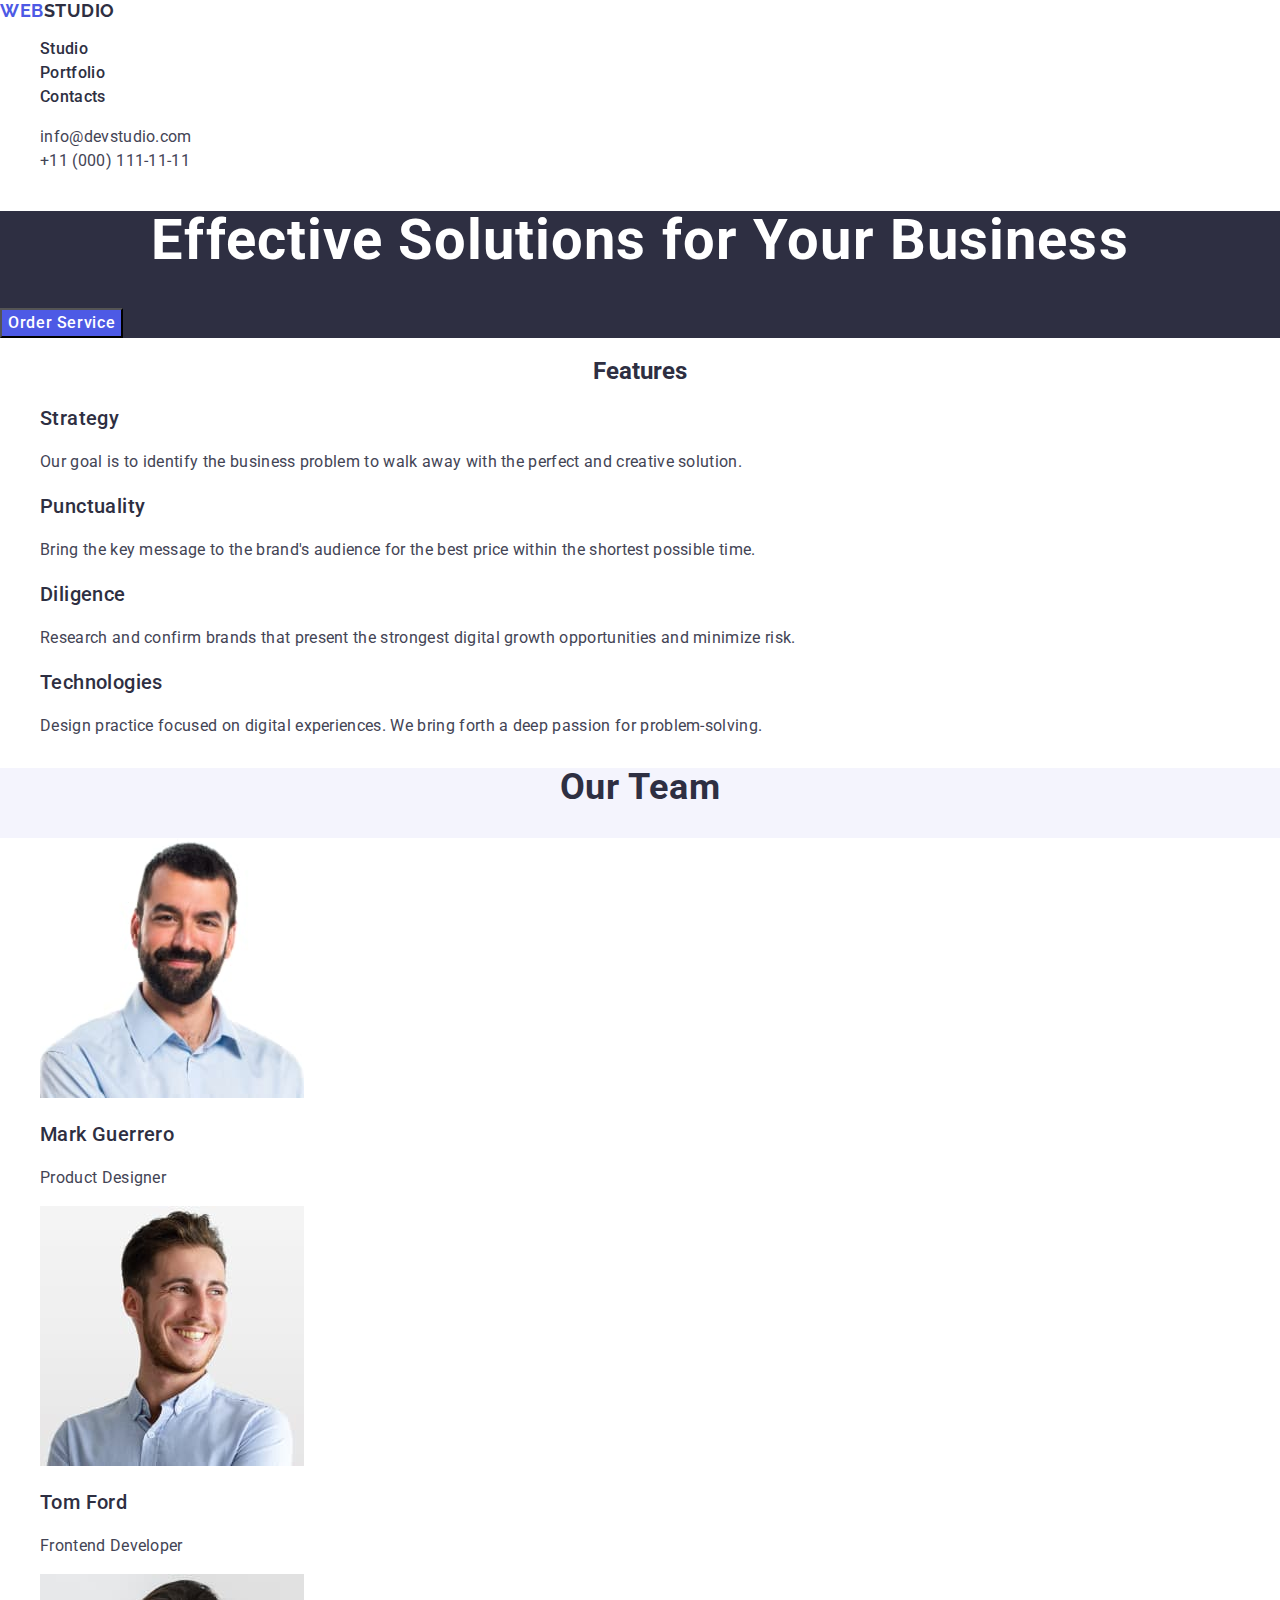
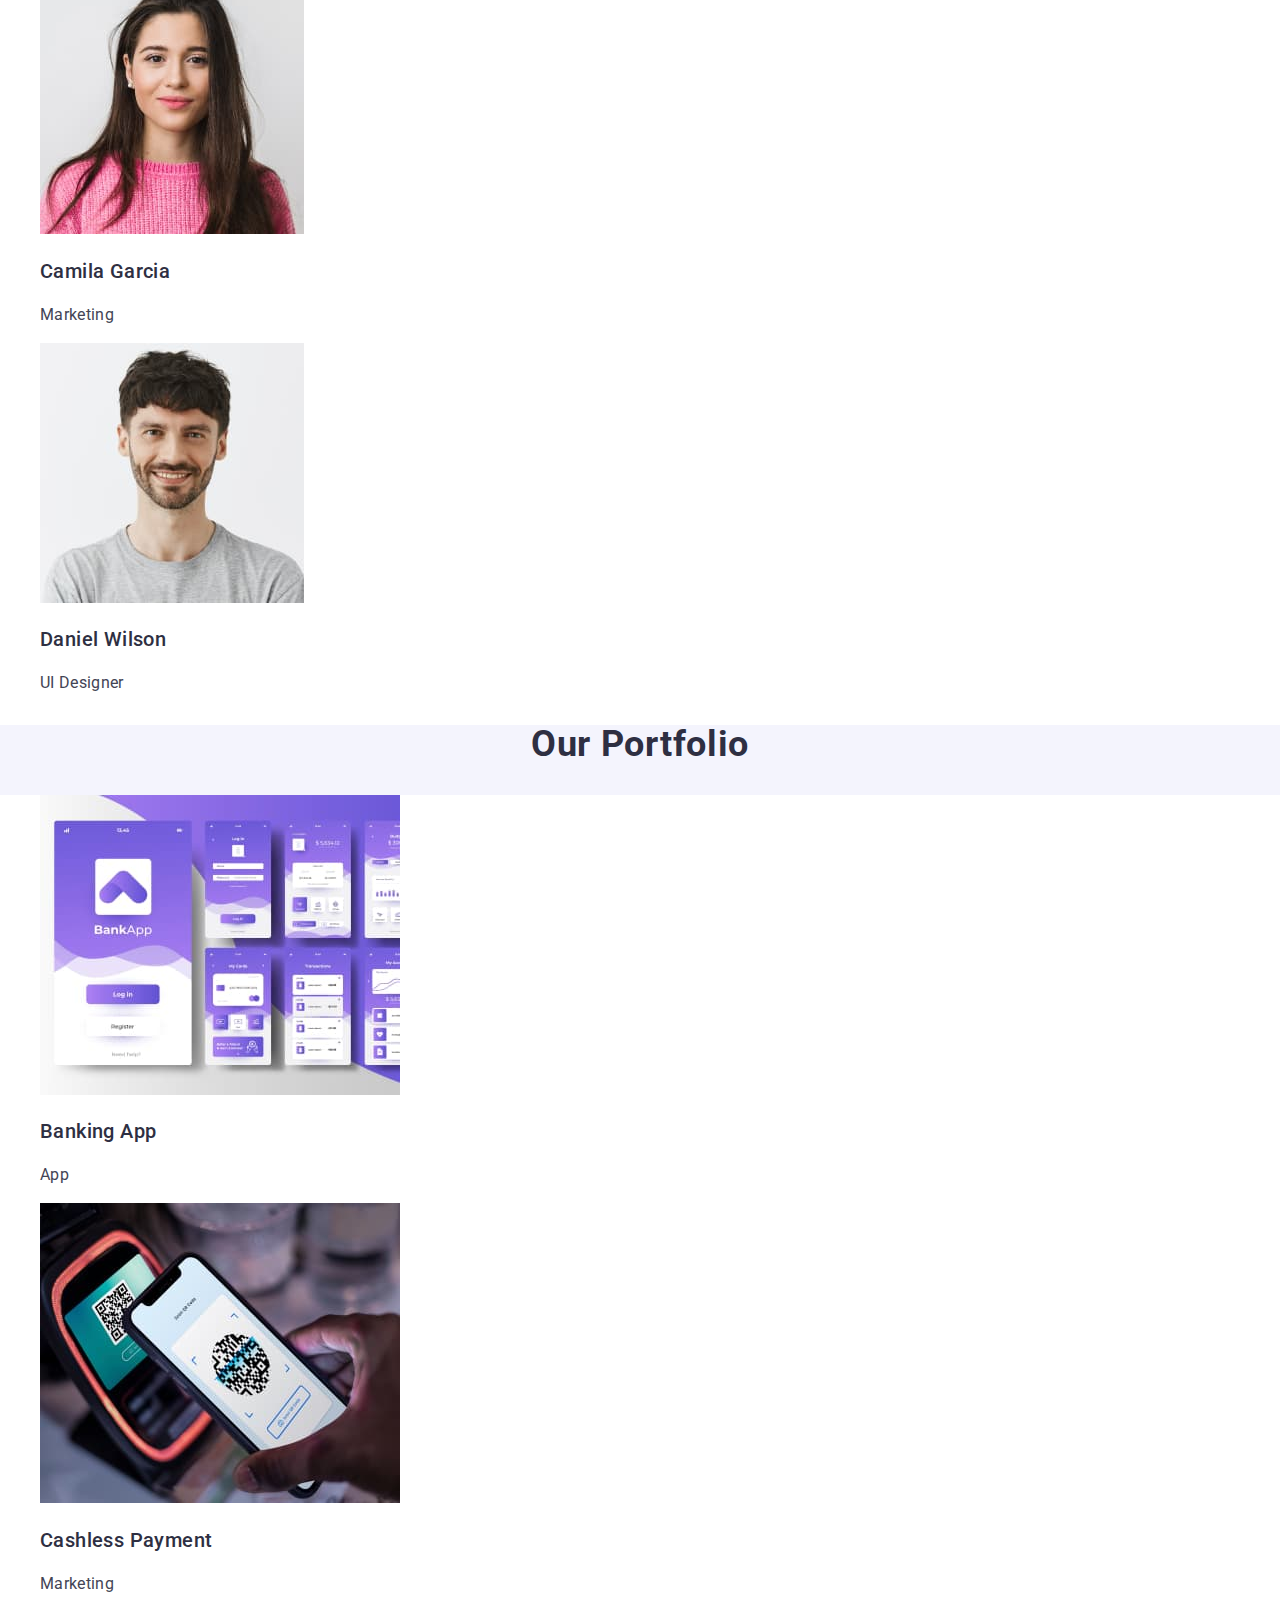
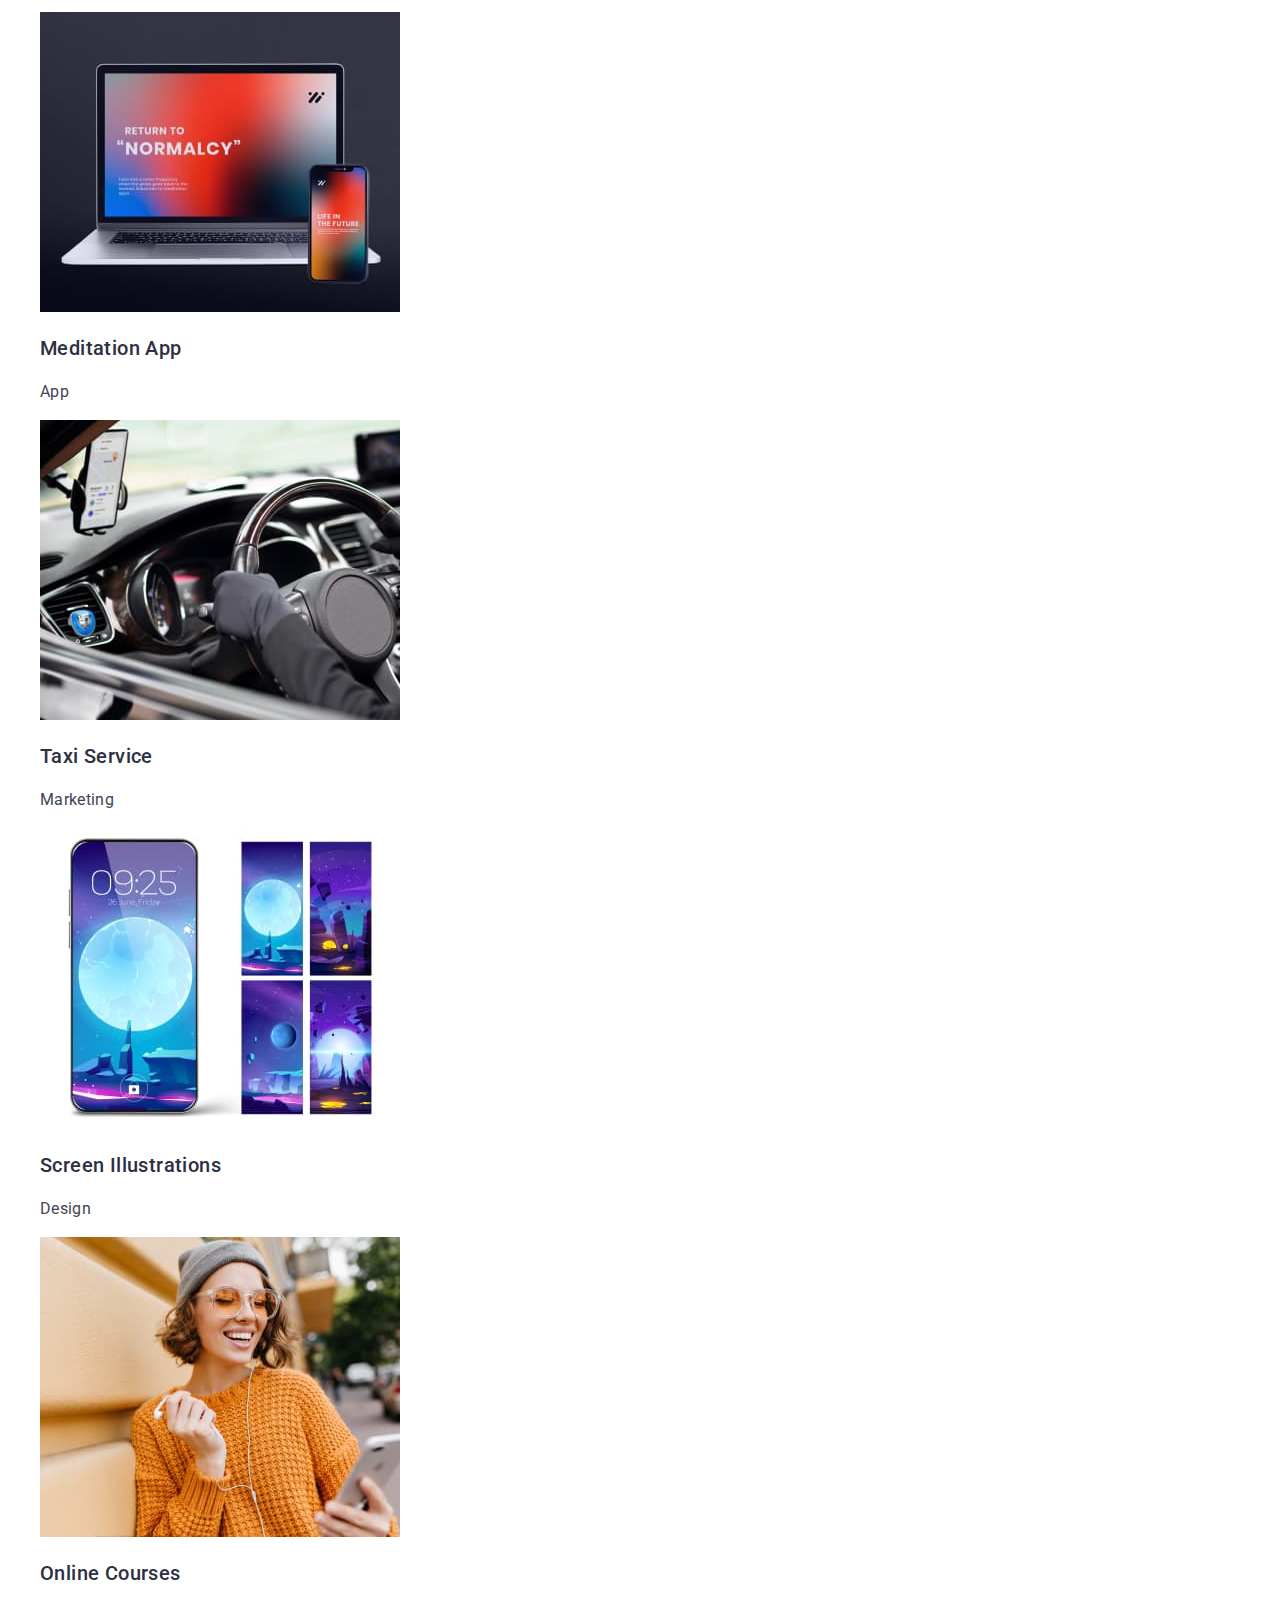
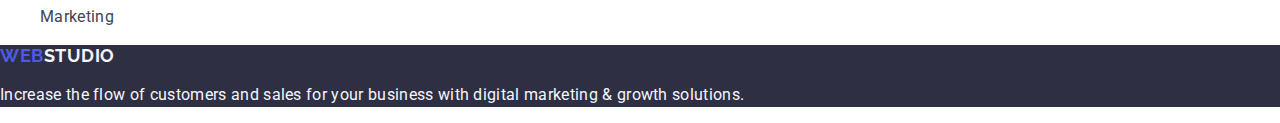
<file: index.html>
<!DOCTYPE html>
<html lang="en">

<head>
  <meta charset="UTF-8" />
  <meta name="viewport" content="width=device-width, initial-scale=1.0" />
  <title>WebStudio</title>
  <link rel="stylesheet"
    href="https://cdnjs.cloudflare.com/ajax/libs/modern-normalize/2.0.0/modern-normalize.min.css" />
  <link rel="stylesheet" href="./css/styles.css" />
  <link rel="preconnect" href="https://fonts.googleapis.com" />
  <link rel="preconnect" href="https://fonts.gstatic.com" crossorigin />
  <link
    href="https://fonts.googleapis.com/css2?family=Montserrat:wght@400;600&family=Raleway:wght@700&family=Roboto:wght@400;500;700&display=swap"
    rel="stylesheet" />
</head>

<body>
  <header class="main-header">
    
    
    <nav class="header-nav">
  
      <a href="./index.html" class="logo-header">Web<span class="studio-nav">Studio</span></a>
    
      <ul class="list-nav">
        <li><a href="./index.html" class="header-item">Studio</a></li>
        <li><a href="" class="header-item">Portfolio</a></li>
        <li><a href="" class="header-item">Contacts</a></li>
      </ul>
    </nav>
    <address class="address-header">
      <ul id="contacts">
        <li>
          <a href="mailto:info@devstudio.com" class="contact">info@devstudio.com</a>
        </li>
        <li>
          <a href="tel:+110001111111" class="contact">+11 (000) 111-11-11</a>
        </li>
      </ul>
    </address>

  </header>
  <main>
    
  
    <section class="kalos">
      <h1 class="head-h">Effective Solutions for Your Business</h1>
      <button type="button" class="button-header">Order Service</button>
    </section>
    <section class="section-head">
      <h2 class="main-section">Features</h2>
      <ul class="main-text">
        <li  class="main-body">
          <h3 class="head-content">Strategy</h3>
          <p class="main-content">
            Our goal is to identify the business problem to walk away with the
            perfect and creative solution.
          </p>
        </li>
        <li class="main-body">
          <h3 class="head-content">Punctuality</h3>
          <p class="main-content">
            Bring the key message to the brand's audience for the best price
            within the shortest possible time.
          </p>
        </li>
        <li  class="main-body">
          <h3 class="head-content">Diligence</h3>
          <p class="main-content">
            Research and confirm brands that present the strongest digital
            growth opportunities and minimize risk.
          </p>
        </li>
        <li  class="main-body">
          <h3 class="head-content">Technologies</h3>
          <p class="main-content">
            Design practice focused on digital experiences. We bring forth a
            deep passion for problem-solving.
          </p>
        </li>
      </ul>
    </section>
  
    <section class="section-worker">
      <h2 class="section-headers" id="studio">Our Team</h2>
      <ul class="content-worker">
        <li class="workering">
          <img src="./images/mark.jpg" alt="pip" width="264" height="260" class="images-worker fotoworker" />
          <h3 class="section-main">Mark Guerrero</h3>
          <p class="text-main">Product Designer</p>
        </li>

        <li class="workering">
          <img src="./images/tom.jpg" alt="pep" width="264" height="260" class="images-worker fotoworker" />
          <h3 class="section-main">Tom Ford</h3>
          <p class="text-main">Frontend Developer</p>
        </li>

        <li class="workering">
          <img src="./images/camila.jpg" alt="pup" width="264" height="260" class="images-worker" />
          <h3 class="section-main">Camila Garcia</h3>
          <p class="text-main">Marketing</p>
        </li> 

        <li class="workering">
          <img src="./images/daniel.jpg" alt="pap" width="264" height="260" class="images-worker" />
          <h3 class="section-main">Daniel Wilson</h3>
          <p class="text-main">UI Designer</p>
        </li>
      </ul>
    </section>

    <section class="section-class">
      <h2 class="section-main-class" id="Portfolio">Our Portfolio</h2>

      <ul class="section-technology">
    
        <li class="technology">
          <img src="./images/bankwan.jpg" alt="foto-bank" width="360" height="300" />
          <h3 class="section-main">Banking App</h3>
          <p class="text-main">App</p>
        </li>

        <li class="technology">
          <img src="./images/cashtow.jpg" alt="cash-phone" width="360" height="300" />
          <h3 class="section-main">Cashless Payment</h3>
          <p class="text-main">Marketing</p>
        </li>

        <li class="technology">
          <img src="./images/macfree.jpg" alt="macbook-magazine" width="360" height="300" />
          <h3 class="section-main">Meditation App</h3>
          <p class="text-main">App</p>
        </li>
  
        <li>
          <img src="./images/carfo.jpg" alt="taxi-service" width="360" height="300" />

          <h3 class="section-main">Taxi Service</h3>
          <p class="text-main">Marketing</p>
        </li>
        <li class="technology">
          <img src="./images/telephonefai.jpg" alt="phone" width="360" height="300" />
          <h3 class="section-main">Screen Illustrations</h3>
          <p class="text-main">Design</p>
        </li>

        <li class="technology">
          <img src="./images/six.jpg" alt="screen" width="360" height="300" />
          <h3 class="section-main">Online Courses</h3>
          <p class="text-main">Marketing</p>
        </li>
      </ul>

    </section>
  </main>
  <footer class="footer-main">
    <a href="./index.html" class="studio-footer color-footer">Web<span class="studio-footer logo-footer">Studio</span></a>

    <p class="footer-text">
      Increase the flow of customers and sales for your business with digital
      marketing & growth solutions.
    </p>
  </footer>
</body>

</html>
</file>
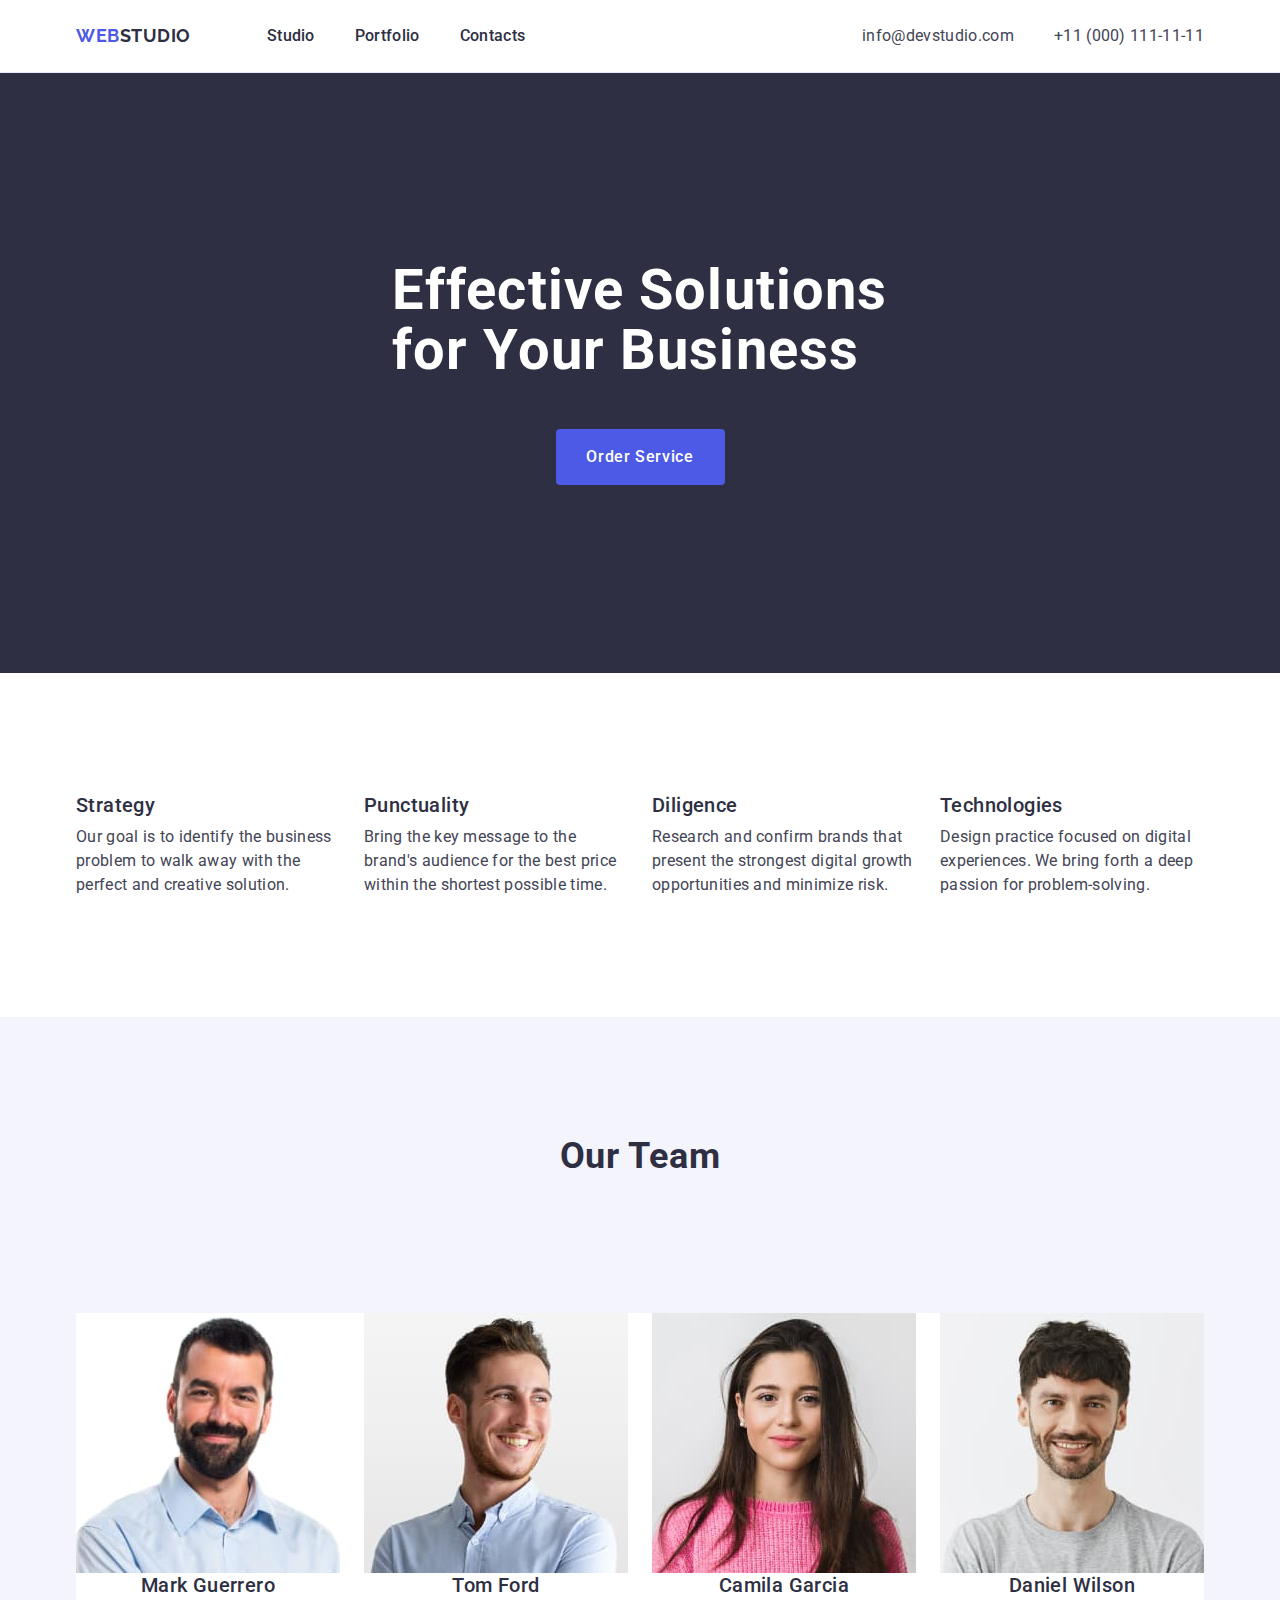
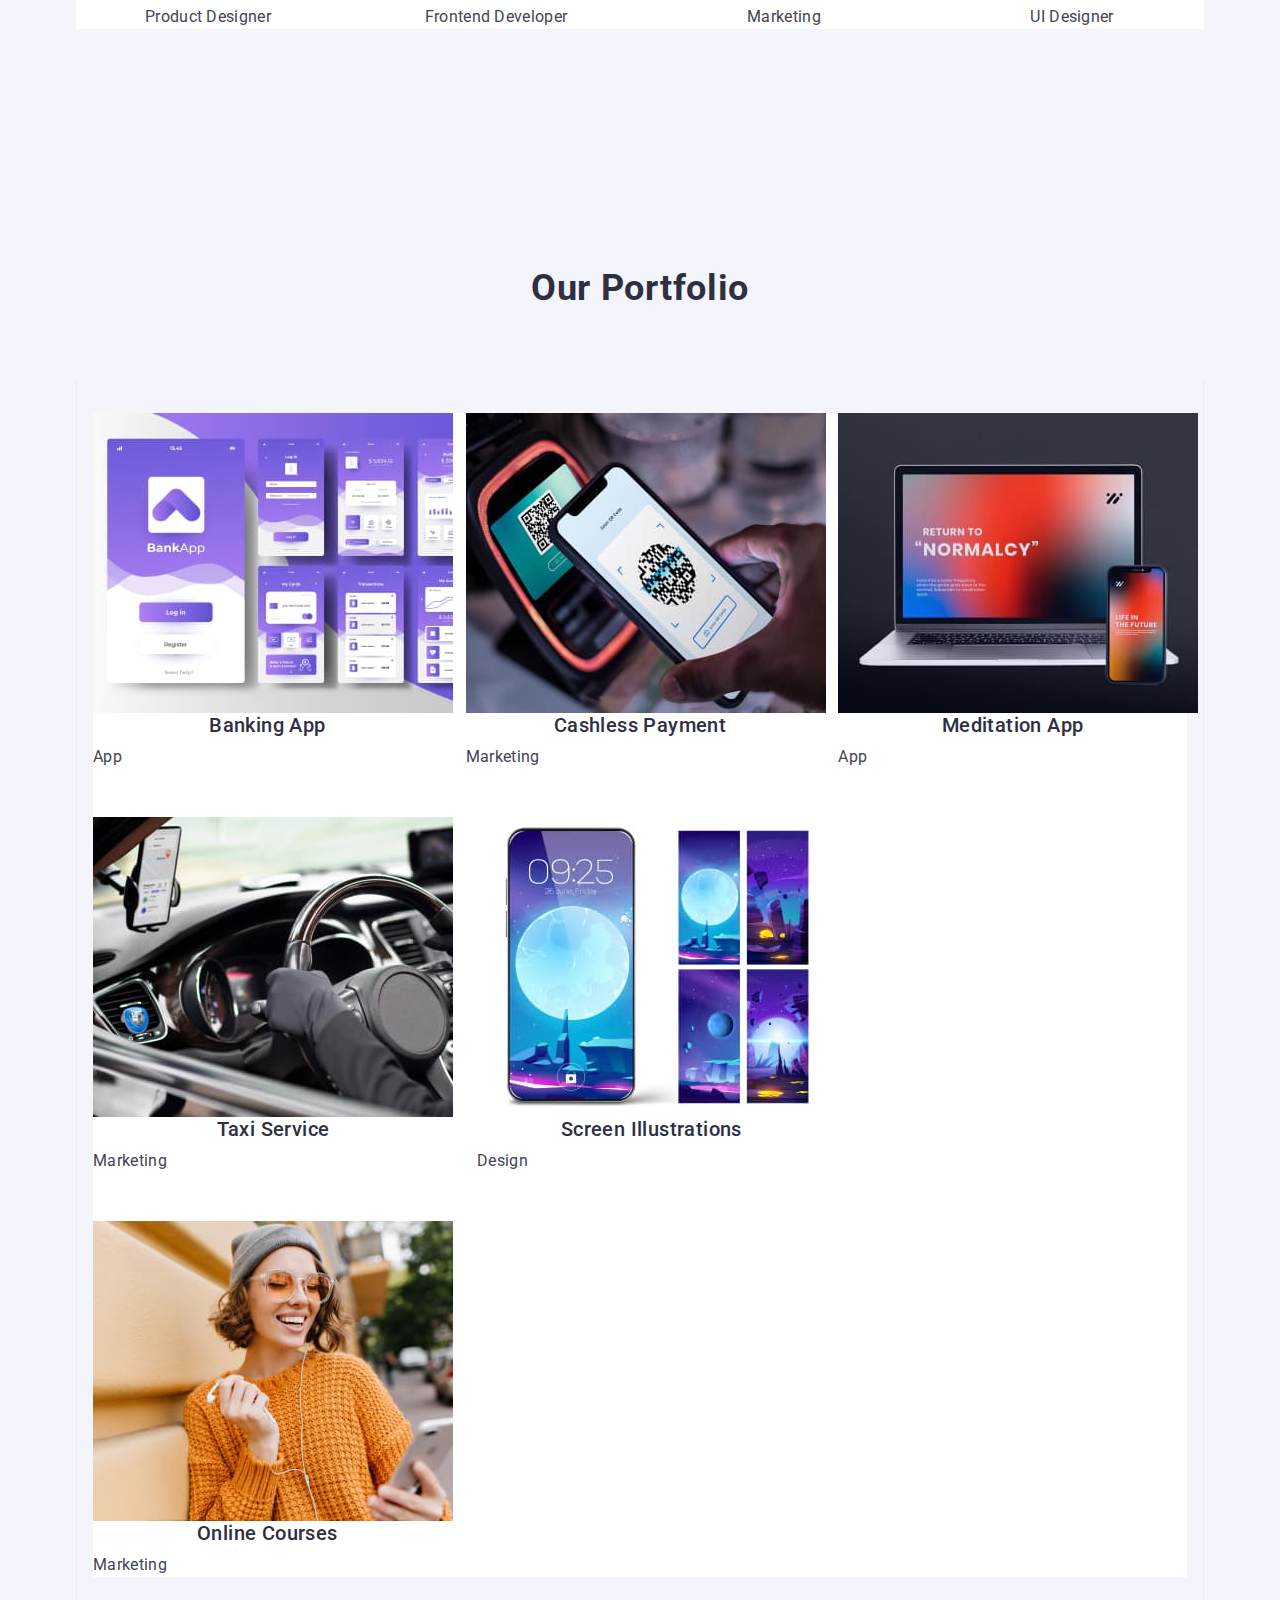
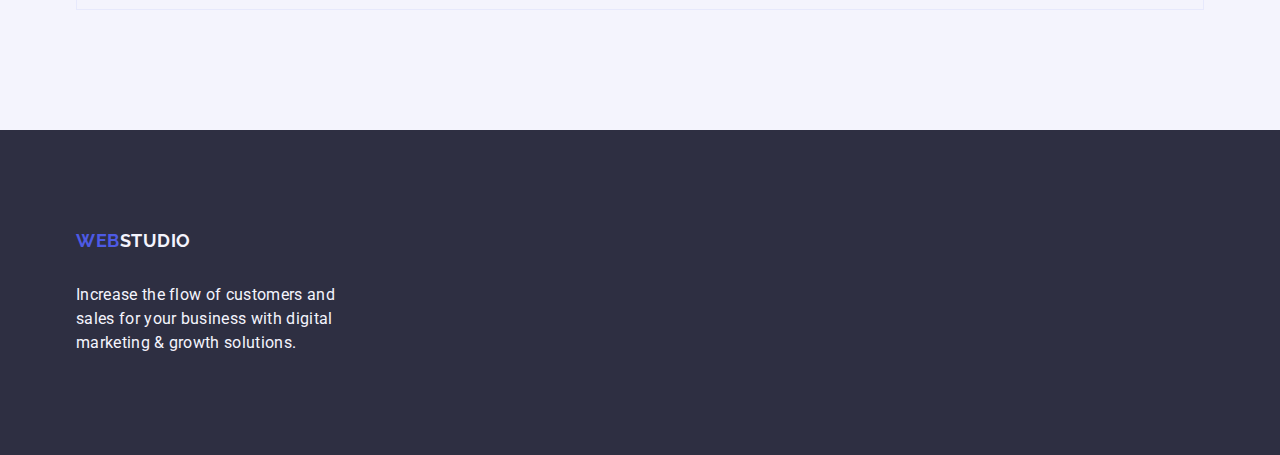
<file: css/index.html>
<!DOCTYPE html>
<html lang="en">

<head>
  <meta charset="UTF-8" />
  <meta name="viewport" content="width=device-width, initial-scale=1.0" />
  <title>WebStudio</title>
  <link rel="stylesheet"
    href="https://cdnjs.cloudflare.com/ajax/libs/modern-normalize/2.0.0/modern-normalize.min.css" />
  <link rel="stylesheet" href="./css/styles.css" />
  <link rel="preconnect" href="https://fonts.googleapis.com" />
  <link rel="preconnect" href="https://fonts.gstatic.com" crossorigin />
  <link
    href="https://fonts.googleapis.com/css2?family=Montserrat:wght@400;600&family=Raleway:wght@700&family=Roboto:wght@400;500;700&display=swap"
    rel="stylesheet" />
</head>

<body>
  <header class="main-header">
    <div class="container head-container">
    
    
    <nav class="header-nav">
  
      <a href="./index.html" class="logo-header">Web<span class="studio-nav">Studio</span></a>
    
      <ul class="list-nav">
        <li class="main-list-nav"><a href="./index.html" class="header-item">Studio</a></li>
        <li class="main-list-nav"><a href="" class="header-item">Portfolio</a></li>
        <li class="main-list-nav"><a href="" class="header-item">Contacts</a></li>
      </ul>
    </nav>
    <address class="address-header">
      <ul class="list-address" id="contacts">
        <li class="list-contact">
          <a href="mailto:info@devstudio.com" class="contact">info@devstudio.com</a>
        </li>
        <li class="list-contact">
          <a href="tel:+110001111111" class="contact">+11 (000) 111-11-11</a>
        </li>
      </ul>
    </address>
  </div>
  </header>
  <main>
    
  
    <section class="section-wan">
      <div class="container">
      <h1 class="head-h">Effective Solutions for Your Business</h1>
      <button type="button" class="button-header">Order Service</button>
    </div>
    </section>
    <section class="section-head">
      <div class="container">
      <h2 class="main-section visually-hidden">Features</h2>
      <ul class="main-text">
        <li  class="main-body">
          <h3 class="head-content">Strategy</h3>
          <p class="main-content">
            Our goal is to identify the business problem to walk away with the
            perfect and creative solution.
          </p>
        </li>
        <li class="main-body">
          <h3 class="head-content">Punctuality</h3>
          <p class="main-content">
            Bring the key message to the brand's audience for the best price
            within the shortest possible time.
          </p>
        </li>
        <li  class="main-body">
          <h3 class="head-content">Diligence</h3>
          <p class="main-content">
            Research and confirm brands that present the strongest digital
            growth opportunities and minimize risk.
          </p>
        </li>
        <li  class="main-body">
          <h3 class="head-content">Technologies</h3>
          <p class="main-content">
            Design practice focused on digital experiences. We bring forth a
            deep passion for problem-solving.
          </p>
        </li>
      </ul>
    </div>
    </section>
  
    <section class="section-worker">
      <div class="container">
      <h2 class="section-headers" id="studio">Our Team</h2>
      <div class="container-worker"></div>
      <ul class="content-worker">
        <li class="workering">
          <img src="./images/mark.jpg" alt="pip" width="264" height="260" class="images-worker fotoworker" />
          <h3 class="section-main">Mark Guerrero</h3>
          <p class="text-main help">Product Designer</p>
        </li>

        <li class="workering">
          <img src="./images/tom.jpg" alt="pep" width="264" height="260" class="images-worker fotoworker" />
          <h3 class="section-main">Tom Ford</h3>
          <p class="text-main help">Frontend Developer</p>
        </li>

        <li class="workering">
          <img src="./images/camila.jpg" alt="pup" width="264" height="260" class="images-worker" />
          <h3 class="section-main">Camila Garcia</h3>
          <p class="text-main help">Marketing</p>
        </li> 

        <li class="workering">
          <img src="./images/daniel.jpg" alt="pap" width="264" height="260" class="images-worker" />
          <h3 class="section-main">Daniel Wilson</h3>
          <p class="text-main help">UI Designer</p>
        </li>
      </ul>
    </div>
    </div>
    </section>

    <section class="section-class">
      <div class="container">
      <h2 class="section-main-class" id="Portfolio">Our Portfolio</h2>
<div class="container-technology">
      <ul class="section-technology">
    
        <li class="technology">
          <img src="./images/bankwan.jpg" alt="foto-bank" width="360" height="300" />
          <h3 class="section-main">Banking App</h3>
          <p class="text-main">App</p>
        </li>

        <li class="technology">
          <img src="./images/cashtow.jpg" alt="cash-phone" width="360" height="300" />
          <h3 class="section-main">Cashless Payment</h3>
          <p class="text-main">Marketing</p>
        </li>

        <li class="technology">
          <img src="./images/macfree.jpg" alt="macbook-magazine" width="360" height="300" />
          <h3 class="section-main">Meditation App</h3>
          <p class="text-main">App</p>
        </li>
  
        <li>
          <img src="./images/carfo.jpg" alt="taxi-service" width="360" height="300" />

          <h3 class="section-main">Taxi Service</h3>
          <p class="text-main">Marketing</p>
        </li>
        <li class="technology">
          <img src="./images/telephonefai.jpg" alt="phone" width="360" height="300" />
          <h3 class="section-main">Screen Illustrations</h3>
          <p class="text-main">Design</p>
        </li>

        <li class="technology">
          <img src="./images/six.jpg" alt="screen" width="360" height="300" />
          <h3 class="section-main">Online Courses</h3>
          <p class="text-main">Marketing</p>
        </li>
      </ul>
    </div>
    </div>
    </section>
  </main>
  <footer class="footer-main">
    <div class="container">
    <a href="./index.html" class="studio-footer color-footer">Web<span class="studio-footer logo-footer">Studio</span></a>

    <p class="footer-text">
      Increase the flow of customers and sales for your business with digital
      marketing & growth solutions.
    </p>
  </div>
  </footer>
</body>

</html>
</file>
<file: css/styles.css>
body {
    font-family: 'Roboto', sans-serif;
    color: #434455;
    background-color: #FFF;
}



ul, ol {
    list-style-type: none;
}


.address-header {
    font-style: normal;
}

.head-h {
    color: #FFF;
    text-align: center;
    font-size: 56px;
    line-height: 1.07;
    letter-spacing: 0.02em;

}



.header-item {
    color: #2E2F42;
    font-size: 16px;
    font-weight: 500;
    line-height: 1.5;
    letter-spacing: 0.02em;
    color: #2e2f42;
}

.header-item:hover, :focus {
    color: #404bbf;
}

.contact {
    font-size: 16px;
    line-height: 1.5;
    letter-spacing: 0.02em;
    color: #434455;
}


.contact:hover, :focus {
    color: #404bbf;
}

button {
    cursor: pointer;
}



.button-header {
    background-color: #4D5AE5;
    color: #FFF;
    font-size: 16px;
    font-weight: 500;
    line-height: 1.5;
    letter-spacing: 0.04em;
}

.button-header:hover {
    color: #404BBF;
    background-color: #404BBF;
}

.button-header:focus {
    color: #404BBF;
    background-color: #404BBF;
}




.logo-header {
        font-family: 'Raleway', sans-serif;
        font-weight: 700;
        font-size: 18px;
        line-height: 1.17;
        letter-spacing: 0.03em;
        text-transform: uppercase;
        color: #4D5AE5;
    }
    
    
    .kalos {
        background-color: #2E2F42;

    }


a { 
    text-decoration: none;
}


.studio-nav:hover {
    color: blue;
}


.logo {
    color: #4D5AE5;
    line-height: 1.17;
}

.studio-nav {
    color: #2e2f42;
}


.main-content {
    color: #434455;
    font-size: 16px;
    line-height: 1.5;
    letter-spacing: 0.02em;
}




.head-content {
    color: #2E2F42;
/* Header 3 */
font-size: 20px;
font-weight: 500;
line-height: 1.2; /* 120% */
letter-spacing: 0.02em;
}




.section-contect {
    font-weight: 500;
    font-size: 20px;
    line-height: 1.2;
    letter-spacing: 0.02em;
    color: #2e2f42;
   }


h2 {
    text-align: center;
}


.main-worker {

    color: #2E2F42;
    
    /* Header 3 */
    font-size: 20px;
    font-weight: 500;
    line-height: 1.2; /* 120% */
    letter-spacing: 0.02em;
}

.text-main {
    font-size: 16px;
    line-height: 1.5;
    letter-spacing: 0.02em;
    color: #434455;

}


.section-worker {
    background-color: #F4F4FD; 
}

.section-headers {
    font-size: 36px;
    line-height: 1.11;
    letter-spacing: 0.02em;
    color: #2e2f42;
}

.section-main {
    font-weight: 500;
    font-size: 20px;
    line-height: 1.2;
    letter-spacing: 0.02em;
    color: #2e2f42 ;
}


.section-head {
    color: #2e2f42;
}

.section-class {
    background-color: #F4F4FD;
}

.section-headers {
    font-size: 36px;
    line-height: 1.11;
    text-align: center;
    letter-spacing: 0.02em;
    color: #2e2f42;
    text-transform: capitalize;

}

.section-technology {
    background-color: #FFFFFF;
}


.content-worker {
    background-color: #FFFFFF;
}

.workering {
    background-color: #FFFFFF;
}


.footer-main {
    background-color: #2e2f42;
}

.active {
    color: #FFF;
}

.section-main-class {
    font-size: 36px;
    line-height: 1.11;
    letter-spacing: 0.02em;
    text-transform: capitalize;
    color: #2e2f42;


}


.footer-text {
    color: #FFF;
    line-height: 1.5;
    color: #F4F4FD;
    letter-spacing: 0.02em;

}

 
.studio-footer {
    font-family: 'Raleway', sans-serif;
    font-weight: 700;
    font-size: 18px;
    line-height: 1.17;
    letter-spacing: 0.03em;
    text-transform: uppercase;
}


.logo-footer {
    color: #f4f4fd;
}

.color-footer {
    color: var(--IRIS, #4D5AE5);
}
</file>
<file: css/css/styles.css>
body {
    font-family: 'Roboto', sans-serif;
    color: #434455;
    background-color: #FFF;
}




.main-header {
    border-bottom: 1px solid #e7e9fc
}

.container {
    max-width: 1158px;
    margin: 0 auto;
    padding: 0 15px;
    align-items: center;
}

.head-container {
    display: flex;
}

h1, h2, h3, h4, h5, h6, p {
margin: 0;
}


ul, ol {
    list-style-type: none;
    margin: 0;
    padding: 0;
}

.header-nav {
    display: flex;
    align-items: center;

}

.logo-header .studio-nav {
    margin-right: 76px;
}


.address-header {
    font-style: normal;
    margin-left: auto;
}

.list-nav {
    display: flex;
    gap: 40px;
    align-items: center;

}

.main-list-nav {
    padding: 24px 0;
    margin-right: 0;
}

.head-h {
    color: #FFF;
    font-size: 56px;
    line-height: 1.07;
    letter-spacing: 0.02em;
    max-width: 496px;
   margin: 0 auto;
   margin-bottom: 48px;
}


.list-address {
    display: flex;
    gap: 40px;
  
}

.list-contact {
    padding: 24px 0;
    margin-right: 0;
}


img {
    display: block;
}



.header-item {
    color: #2E2F42;
    font-size: 16px;
    font-weight: 500;
    line-height: 1.5;
    letter-spacing: 0.02em;
    color: #2e2f42;
}

.header-item:hover, :focus {
    color: #404bbf;
}

.contact {
    font-size: 16px;
    line-height: 1.5;
    letter-spacing: 0.02em;
    color: #434455;
}


.contact:hover, :focus {
    color: #404bbf;
}

button {
    cursor: pointer;
}



.button-header {
    background-color:  #4d5ae5;
    color: #FFF;
    font-size: 16px;
    font-weight: 500;
    line-height: 1.5;
    letter-spacing: 0.04em;
    display: block;
    min-width: 169px;
    height: 56px;
    border: none;
border-radius: 4px;
margin: 0 auto;

}

.button-header:hover {
    color: #404BBF;
    background-color: #404BBF;
}

.button-header:focus {
    color: #404BBF;
    background-color: #404BBF;
}




.logo-header {
        font-family: 'Raleway', sans-serif;
        font-weight: 700;
        font-size: 18px;
        line-height: 1.17;
        letter-spacing: 0.03em;
        text-transform: uppercase;
        color: #4D5AE5;
    }
    

a { 
    text-decoration: none;
}


.studio-nav:hover {
    color: blue;
}


.logo {
    color: #4D5AE5;
    line-height: 1.17;
}

.studio-nav {
    color: #2e2f42;
}


.main-content {
    color: #434455;
    font-size: 16px;
    line-height: 1.5;
    letter-spacing: 0.02em;
}


.section-wan {
    background-color: #2E2F42;
padding: 188px 0;
}


.head-content {
    color: #2E2F42;
/* Header 3 */
font-size: 20px;
font-weight: 500;
line-height: 1.2; /* 120% */
letter-spacing: 0.02em;
}




.section-contect {
    font-weight: 500;
    font-size: 20px;
    line-height: 1.2;
    letter-spacing: 0.02em;
    color: #2e2f42;
   }

   .visually-hidden {
    position: absolute;
  width: 1px;
  height: 1px;
  margin: -1px;
  border: 0;
  padding: 0;
  white-space: nowrap;
  clip-path: inset(100%);
  clip: rect(0 0 0 0);
  overflow: hidden;
   }

   .head-content {
    margin-bottom: 8px;
   }


h2 {
    text-align: center;
}


.main-worker {

    color: #2E2F42;
    
    /* Header 3 */
    font-size: 20px;
    font-weight: 500;
    line-height: 1.2; /* 120% */
    letter-spacing: 0.02em;
}

.text-main {
    font-size: 16px;
    line-height: 1.5;
    letter-spacing: 0.02em;
    color: #434455;
}

.help {
    text-align: center;
}

.main-text {
    display: flex;
    gap: 24px;
}

.main-body {
margin-right: 0;
width: calc((100% - 72px) / 4);
width: calc((100% - 3 * 24px) / 4);
}


.section-worker {
    background-color: #F4F4FD; 
    padding: 120px 0;
}

.section-headers {
    font-size: 36px;
    line-height: 1.11;
    letter-spacing: 0.02em;
    color: #2e2f42;
    margin-bottom: 72px;
}

.section-main {
    font-weight: 500;
    font-size: 20px;
    line-height: 1.2;
    letter-spacing: 0.02em;
    color: #2e2f42 ;
    text-align: center;
    margin-bottom: 8px;
}


.section-head  {
    color: #2e2f42;
    padding: 120px 0;
}

.section-class {
    background-color: #F4F4FD;
    padding: 120px 0;
}

.section-headers {
    font-size: 36px;
    line-height: 1.11;
    text-align: center;
    letter-spacing: 0.02em;
    color: #2e2f42;
    text-transform: capitalize;

}

.section-technology {
    background-color: #FFFFFF;
    display: flex;
    flex-wrap: wrap;
    column-gap: 24px;
    row-gap: 48px;
}

.technology {
    margin-right: 0;
    width: calc((100% - 48px) / 3);

}

.container-technology {
    padding: 32px 16px;
    border: 1px solid #e7e9fc;
    border-top: none;

}

.content-worker {
    background-color: #FFFFFF;
    display: flex;
    gap: 24px;
}

.workering {
    background-color: #FFFFFF;
    margin-right: 0;
    width: calc((100% - 72px) / 4);
    width: calc((100% - 3 * 24px) / 4);
    border-radius: 0px 0px 4px 4px;
}

.container-worker {
    padding: 32px 0;

}





.footer-main {
    background-color: #2e2f42;
    padding: 100px 0;

}

.active {
    color: #FFF;
}

.section-main-class {
    font-size: 36px;
    line-height: 1.11;
    letter-spacing: 0.02em;
    text-transform: capitalize;
    color: #2e2f42;
    margin-bottom: 72px;


}


.footer-text {
    color: #FFF;
    line-height: 1.5;
    color: #F4F4FD;
    letter-spacing: 0.02em;
    max-width: 264px;

}

 
.studio-footer {
    font-family: 'Raleway', sans-serif;
    font-weight: 700;
    font-size: 18px;
    line-height: 1.17;
    letter-spacing: 0.03em;
    text-transform: uppercase;
    display: inline-block;
    margin-bottom: 16px;

}


.logo-footer {
    color: #f4f4fd;
}

.color-footer {
    color: var(--IRIS, #4D5AE5);
}
</file>
